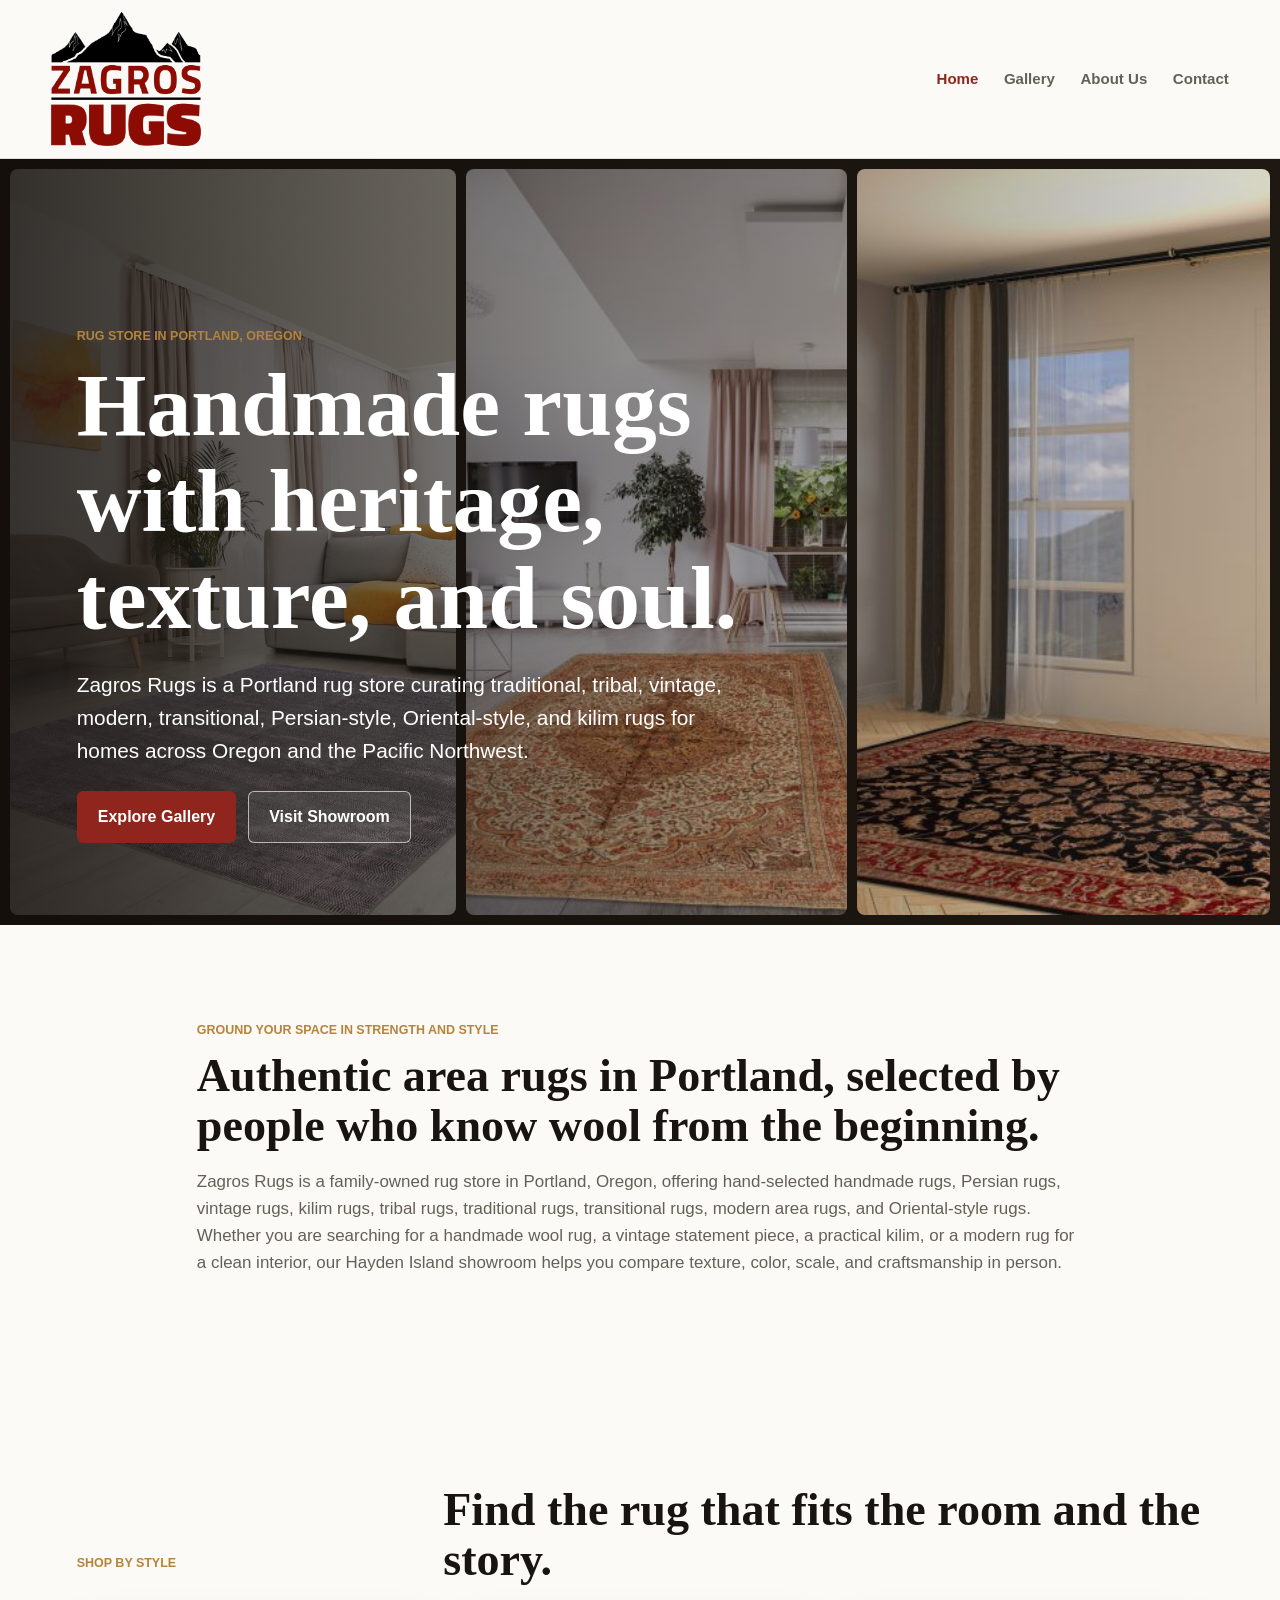
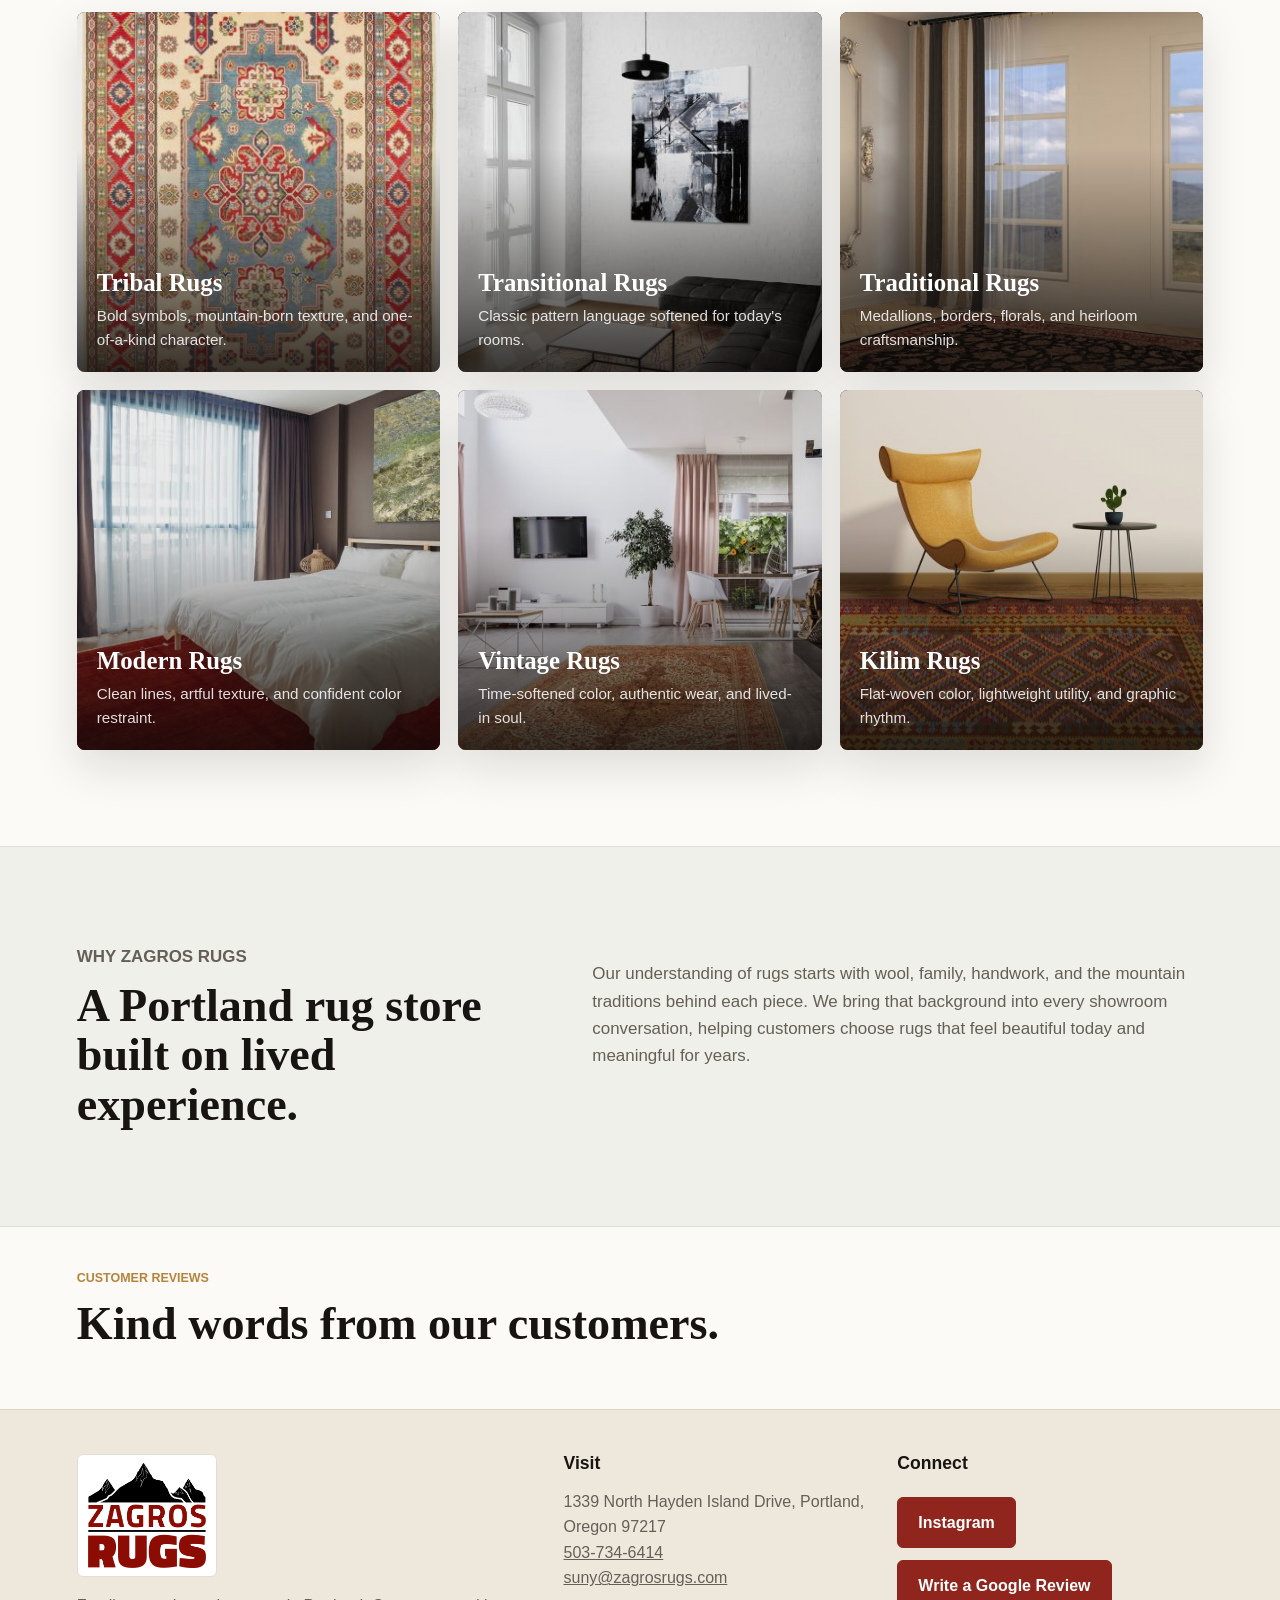
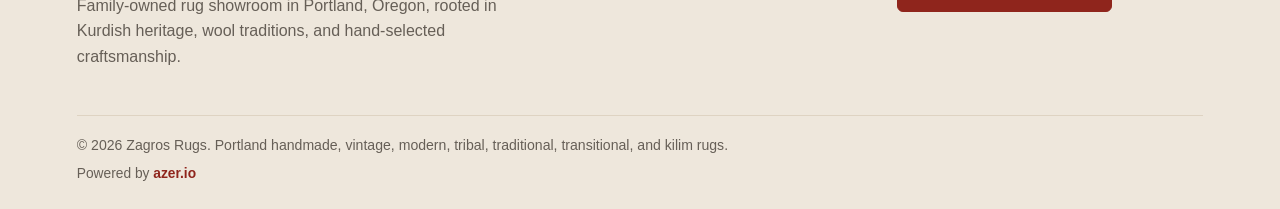
<file: index.html>
<!DOCTYPE html>
<html lang="en">
<head>
  <meta charset="utf-8">
  <meta name="viewport" content="width=device-width, initial-scale=1">
  <title>Zagros Rugs | Rug Store in Portland, Oregon</title>
  <meta name="description" content="Zagros Rugs is a rug store in Portland, Oregon for handmade rugs, Persian rugs, vintage rugs, kilims, tribal rugs, traditional rugs, and modern area rugs.">
  <link rel="canonical" href="https://zagrosrugs.com/">
  <meta name="robots" content="index, follow">
  <meta property="og:type" content="website">
  <meta property="og:title" content="Zagros Rugs | Rug Store in Portland, Oregon">
  <meta property="og:description" content="Zagros Rugs is a rug store in Portland, Oregon for handmade rugs, Persian rugs, vintage rugs, kilims, tribal rugs, traditional rugs, and modern area rugs.">
  <meta property="og:image" content="https://zagrosrugs.com/assets/images/categories/modern/03-modern.jpg">
  <meta property="og:url" content="https://zagrosrugs.com/">
  <meta name="twitter:card" content="summary_large_image">
  <link rel="icon" type="image/png" sizes="32x32" href="./assets/images/favicon-32x32.png">
  <link rel="apple-touch-icon" sizes="180x180" href="./assets/images/apple-touch-icon.png">
  <meta name="facebook-domain-verification" content="keyab4zdj6oeciokxe1pvqd9a6w3pw" />
  <link rel="stylesheet" href="./assets/css/styles.css">
<script async src="https://www.googletagmanager.com/gtag/js?id=G-E211P9VECV"></script>
<script>
    window.dataLayer = window.dataLayer || [];
    function gtag() { dataLayer.push(arguments); }
    gtag('js', new Date());

    gtag('config', 'G-E211P9VECV');
</script>
</head>
<body>

<!-- Temporary sample change for reviewing the Codex Git workflow. -->

<header class="site-header">
  <a class="brand" href="./" aria-label="Zagros Rugs home">
    <img src="./assets/images/zagrosrugs_logo.png" alt="Zagros Rugs logo" width="170" height="80">
  </a>
  <button class="menu-toggle" type="button" aria-expanded="false" aria-controls="primary-nav" aria-label="Open menu">
    <span></span>
    <span></span>
    <span></span>
  </button>
  <nav id="primary-nav" class="site-nav" aria-label="Primary navigation">
    <a aria-current="page" href="./">Home</a>
    <a href="./gallery/">Gallery</a>
    <a href="./about/">About Us</a>
    <a href="./contact-us/">Contact</a>
  </nav>
</header>
<main>
  <section class="hero hero-home">
    <div class="hero-slides" aria-hidden="true">
      <img src="./assets/images/categories/modern/03-modern.jpg" alt="">
      <img src="./assets/images/categories/vintage/01-vintage.jpg" alt="">
      <img src="./assets/images/categories/traditional/01-traditional.jpg" alt="">
    </div>
    <div class="hero-content">
      <p class="eyebrow">Rug store in Portland, Oregon</p>
      <h1>Handmade rugs with heritage, texture, and soul.</h1>
      <p>Zagros Rugs is a Portland rug store curating traditional, tribal, vintage, modern, transitional, Persian-style, Oriental-style, and kilim rugs for homes across Oregon and the Pacific Northwest.</p>
      <div class="hero-actions">
        <a class="button" href="./gallery/">Explore Gallery</a>
        <a class="button button-ghost" href="./contact-us/">Visit Showroom</a>
      </div>
    </div>
  </section>
  <section class="seo-intro section narrow">
    <p class="eyebrow">Ground your space in strength and style</p>
    <h2>Authentic area rugs in Portland, selected by people who know wool from the beginning.</h2>
    <p>Zagros Rugs is a family-owned rug store in Portland, Oregon, offering hand-selected handmade rugs, Persian rugs, vintage rugs, kilim rugs, tribal rugs, traditional rugs, transitional rugs, modern area rugs, and Oriental-style rugs. Whether you are searching for a handmade wool rug, a vintage statement piece, a practical kilim, or a modern rug for a clean interior, our Hayden Island showroom helps you compare texture, color, scale, and craftsmanship in person.</p>
  </section>
  <section class="section">
    <div class="section-heading">
      <p class="eyebrow">Shop by style</p>
      <h2>Find the rug that fits the room and the story.</h2>
    </div>
    <div class="category-grid">
    <a class="category-card" href="./gallery/tribal/">
      <img src="./assets/images/categories/tribal/01-tribal.jpg" alt="handmade tribal wool rug with geometric patterns" loading="lazy">
      <span class="category-copy">
        <strong>Tribal Rugs</strong>
        <small>Bold symbols, mountain-born texture, and one-of-a-kind character.</small>
      </span>
    </a>
    <a class="category-card" href="./gallery/transitional/">
      <img src="./assets/images/categories/transitional/01-transitional.jpg" alt="transitional area rug with soft classic pattern" loading="lazy">
      <span class="category-copy">
        <strong>Transitional Rugs</strong>
        <small>Classic pattern language softened for today's rooms.</small>
      </span>
    </a>
    <a class="category-card" href="./gallery/traditional/">
      <img src="./assets/images/categories/traditional/01-traditional.jpg" alt="traditional handmade rug with medallion and border" loading="lazy">
      <span class="category-copy">
        <strong>Traditional Rugs</strong>
        <small>Medallions, borders, florals, and heirloom craftsmanship.</small>
      </span>
    </a>
    <a class="category-card" href="./gallery/modern/">
      <img src="./assets/images/categories/modern/01-modern.jpg" alt="modern area rug with contemporary abstract design" loading="lazy">
      <span class="category-copy">
        <strong>Modern Rugs</strong>
        <small>Clean lines, artful texture, and confident color restraint.</small>
      </span>
    </a>
    <a class="category-card" href="./gallery/vintage/">
      <img src="./assets/images/categories/vintage/01-vintage.jpg" alt="vintage hand-knotted rug with faded patina" loading="lazy">
      <span class="category-copy">
        <strong>Vintage Rugs</strong>
        <small>Time-softened color, authentic wear, and lived-in soul.</small>
      </span>
    </a>
    <a class="category-card" href="./gallery/kilims/">
      <img src="./assets/images/categories/kilims/01-kilims.jpg" alt="flat woven kilim rug with colorful geometric pattern" loading="lazy">
      <span class="category-copy">
        <strong>Kilim Rugs</strong>
        <small>Flat-woven color, lightweight utility, and graphic rhythm.</small>
      </span>
    </a></div>
  </section>
  <section class="section split-band">
    <div>
      <p class="eyebrow">Why Zagros Rugs</p>
      <h2>A Portland rug store built on lived experience.</h2>
    </div>
    <p>Our understanding of rugs starts with wool, family, handwork, and the mountain traditions behind each piece. We bring that background into every showroom conversation, helping customers choose rugs that feel beautiful today and meaningful for years.</p>
  </section>
  <section class="section reviews-section">
    <div class="section-heading">
      <div>
        <p class="eyebrow">Customer reviews</p>
        <h2>Kind words from our customers.</h2>
      </div>
    </div>
    <div class="sk-ww-google-reviews" data-embed-id="25716213"></div>
    <script src="https://widgets.sociablekit.com/google-reviews/widget.js" defer></script>
  </section>
</main>

<footer class="site-footer">
  <div class="footer-inner">
    <div>
      <img src="./assets/images/zagrosrugs_logo.png" alt="Zagros Rugs" class="footer-logo" width="150" height="70">
      <p>Family-owned rug showroom in Portland, Oregon, rooted in Kurdish heritage, wool traditions, and hand-selected craftsmanship.</p>
    </div>
    <div>
      <h2>Visit</h2>
      <p>1339 North Hayden Island Drive, Portland, Oregon 97217<br><a href="tel:+15037346414">503-734-6414</a><br><a href="mailto:suny@zagrosrugs.com">suny@zagrosrugs.com</a></p>
    </div>
    <div>
      <h2>Connect</h2>
      <div class="footer-actions">
        <a class="button button-light" href="https://www.instagram.com/zagrosrugs/" target="_blank" rel="noopener">Instagram</a>
        <a class="button button-light" href="https://search.google.com/local/writereview?placeid=ChIJq4hQoUeplVQRKfR4Ui4t_Cw" target="_blank" rel="noopener">Write a Google Review</a>
      </div>
    </div>
  </div>
  <p class="copyright">© 2026 Zagros Rugs. Portland handmade, vintage, modern, tribal, traditional, transitional, and kilim rugs.</p>
  <p class="powered-by">Powered by <a href="https://azer.io" target="_blank" rel="noopener">azer.io</a></p>
</footer>
<script type="application/ld+json">
{
  "@context": "https://schema.org",
  "@type": [
    "HomeGoodsStore",
    "Store"
  ],
  "@id": "https://zagrosrugs.com/#localbusiness",
  "name": "Zagros Rugs",
  "alternateName": "Zagros Rugs Portland",
  "description": "Zagros Rugs is a family-owned rug store in Portland, Oregon specializing in handmade rugs, Persian-style rugs, Oriental-style rugs, vintage rugs, kilims, tribal rugs, traditional rugs, transitional rugs, and modern area rugs.",
  "url": "https://zagrosrugs.com/",
  "image": [
    "https://zagrosrugs.com/assets/images/zagrosrugs_logo.png",
    "https://zagrosrugs.com/assets/images/categories/modern/03-modern.jpg",
    "https://zagrosrugs.com/assets/images/categories/vintage/01-vintage.jpg",
    "https://zagrosrugs.com/assets/images/categories/traditional/01-traditional.jpg"
  ],
  "logo": "https://zagrosrugs.com/assets/images/zagrosrugs_logo.png",
  "telephone": "+15037346414",
  "email": "suny@zagrosrugs.com",
  "priceRange": "$",
  "address": {
    "@type": "PostalAddress",
    "streetAddress": "1339 North Hayden Island Drive",
    "addressLocality": "Portland",
    "addressRegion": "OR",
    "postalCode": "97217",
    "addressCountry": "US"
  },
  "geo": {
    "@type": "GeoCoordinates",
    "latitude": 45.6136829,
    "longitude": -122.6807
  },
  "hasMap": "https://www.google.com/maps/search/?api=1&query=Zagros%20Rugs%20Portland%20Oregon&query_place_id=ChIJq4hQoUeplVQRKfR4Ui4t_Cw",
  "identifier": {
    "@type": "PropertyValue",
    "propertyID": "Google Place ID",
    "value": "ChIJq4hQoUeplVQRKfR4Ui4t_Cw"
  },
  "sameAs": [
    "https://www.instagram.com/zagrosrugs/"
  ],
  "areaServed": [
    {
      "@type": "City",
      "name": "Portland"
    },
    {
      "@type": "State",
      "name": "Oregon"
    },
    {
      "@type": "AdministrativeArea",
      "name": "Pacific Northwest"
    }
  ],
  "knowsAbout": [
    "Handmade rugs",
    "Persian rugs",
    "Oriental rugs",
    "Vintage rugs",
    "Kilim rugs",
    "Tribal rugs",
    "Traditional rugs",
    "Transitional rugs",
    "Modern area rugs",
    "Wool rugs"
  ]
}
</script>
<script src="./assets/js/site.js"></script>
</body>
</html>
</file>
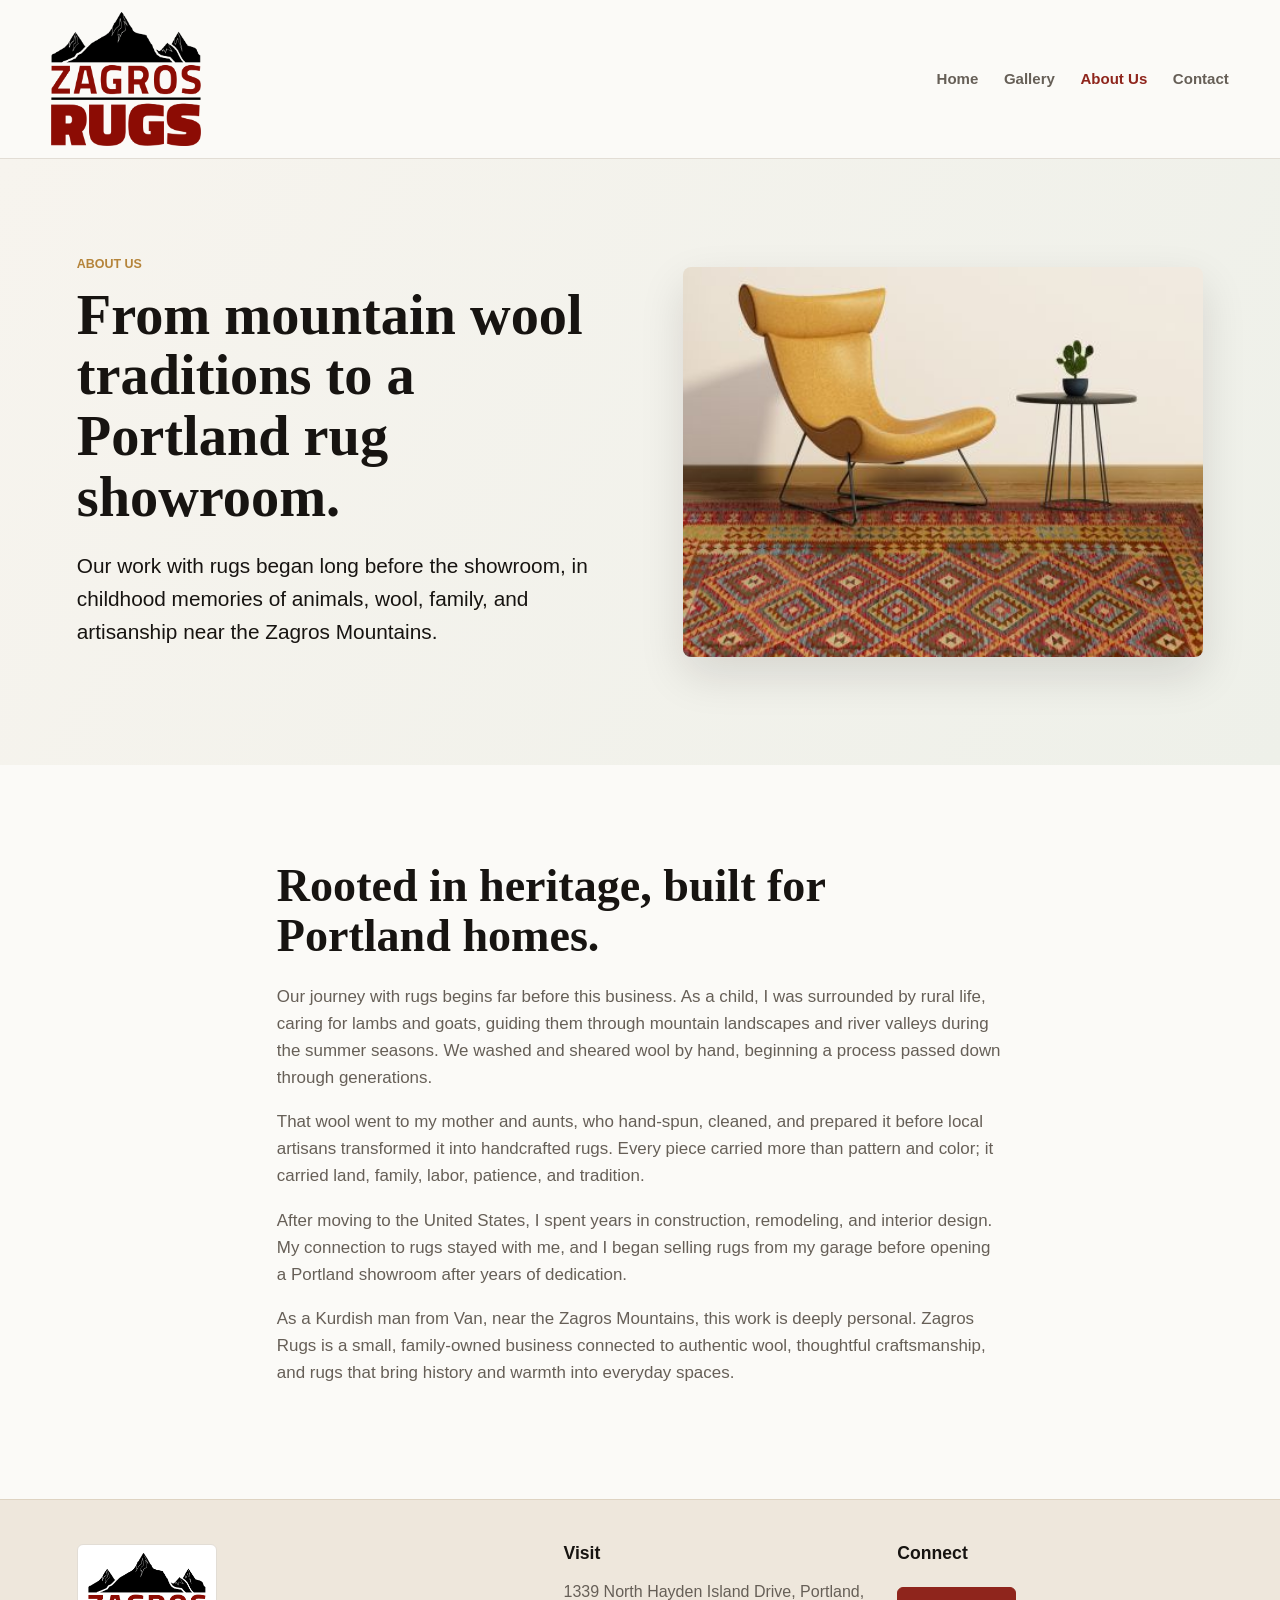
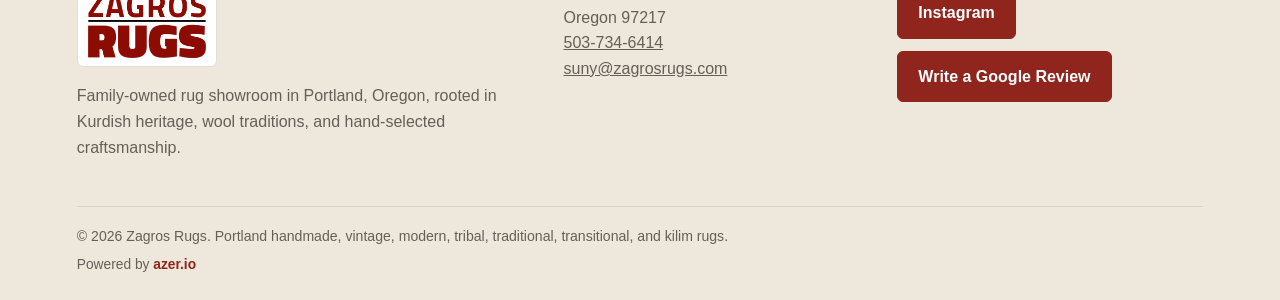
<file: about/index.html>
<!DOCTYPE html>
<html lang="en">
<head>
  <meta charset="utf-8">
  <meta name="viewport" content="width=device-width, initial-scale=1">
  <title>About Zagros Rugs | Family-Owned Rug Store in Portland</title>
  <meta name="description" content="Learn the story of Zagros Rugs, a family-owned Portland rug store shaped by Kurdish heritage, wool traditions, craftsmanship, and years of interior design experience.">
  <link rel="canonical" href="https://zagrosrugs.com/about/">
  <meta name="robots" content="index, follow">
  <meta property="og:type" content="website">
  <meta property="og:title" content="About Zagros Rugs | Family-Owned Rug Store in Portland">
  <meta property="og:description" content="Learn the story of Zagros Rugs, a family-owned Portland rug store shaped by Kurdish heritage, wool traditions, craftsmanship, and years of interior design experience.">
  <meta property="og:image" content="https://zagrosrugs.com/assets/images/categories/kilims/01-kilims.jpg">
  <meta property="og:url" content="https://zagrosrugs.com/about/">
  <meta name="twitter:card" content="summary_large_image">
  <link rel="icon" type="image/png" sizes="32x32" href="../assets/images/favicon-32x32.png">
  <link rel="apple-touch-icon" sizes="180x180" href="../assets/images/apple-touch-icon.png">
  <link rel="stylesheet" href="../assets/css/styles.css">
  
  <script async src="https://www.googletagmanager.com/gtag/js?id=G-E211P9VECV"></script>
  <script>
    window.dataLayer = window.dataLayer || [];
    function gtag() { dataLayer.push(arguments); }
    gtag('js', new Date());

    gtag('config', 'G-E211P9VECV');
  </script>
</head>
<body>

<header class="site-header">
  <a class="brand" href="../" aria-label="Zagros Rugs home">
    <img src="../assets/images/zagrosrugs_logo.png" alt="Zagros Rugs logo" width="170" height="80">
  </a>
  <button class="menu-toggle" type="button" aria-expanded="false" aria-controls="primary-nav" aria-label="Open menu">
    <span></span>
    <span></span>
    <span></span>
  </button>
  <nav id="primary-nav" class="site-nav" aria-label="Primary navigation">
    <a href="../">Home</a>
    <a href="../gallery/">Gallery</a>
    <a aria-current="page" href="../about/">About Us</a>
    <a href="../contact-us/">Contact</a>
  </nav>
</header>
<main>
  <section class="page-hero story-hero">
    <div>
      <p class="eyebrow">About us</p>
      <h1>From mountain wool traditions to a Portland rug showroom.</h1>
      <p>Our work with rugs began long before the showroom, in childhood memories of animals, wool, family, and artisanship near the Zagros Mountains.</p>
    </div>
    <img src="../assets/images/categories/kilims/01-kilims.jpg" alt="handwoven rug detail at Zagros Rugs">
  </section>
  <section class="section prose">
    <h2>Rooted in heritage, built for Portland homes.</h2>
    <p>Our journey with rugs begins far before this business. As a child, I was surrounded by rural life, caring for lambs and goats, guiding them through mountain landscapes and river valleys during the summer seasons. We washed and sheared wool by hand, beginning a process passed down through generations.</p>
    <p>That wool went to my mother and aunts, who hand-spun, cleaned, and prepared it before local artisans transformed it into handcrafted rugs. Every piece carried more than pattern and color; it carried land, family, labor, patience, and tradition.</p>
    <p>After moving to the United States, I spent years in construction, remodeling, and interior design. My connection to rugs stayed with me, and I began selling rugs from my garage before opening a Portland showroom after years of dedication.</p>
    <p>As a Kurdish man from Van, near the Zagros Mountains, this work is deeply personal. Zagros Rugs is a small, family-owned business connected to authentic wool, thoughtful craftsmanship, and rugs that bring history and warmth into everyday spaces.</p>
  </section>
</main>

<footer class="site-footer">
  <div class="footer-inner">
    <div>
      <img src="../assets/images/zagrosrugs_logo.png" alt="Zagros Rugs" class="footer-logo" width="150" height="70">
      <p>Family-owned rug showroom in Portland, Oregon, rooted in Kurdish heritage, wool traditions, and hand-selected craftsmanship.</p>
    </div>
    <div>
      <h2>Visit</h2>
      <p>1339 North Hayden Island Drive, Portland, Oregon 97217<br><a href="tel:+15037346414">503-734-6414</a><br><a href="mailto:suny@zagrosrugs.com">suny@zagrosrugs.com</a></p>
    </div>
    <div>
      <h2>Connect</h2>
      <div class="footer-actions">
        <a class="button button-light" href="https://www.instagram.com/zagrosrugs/" target="_blank" rel="noopener">Instagram</a>
        <a class="button button-light" href="https://search.google.com/local/writereview?placeid=ChIJq4hQoUeplVQRKfR4Ui4t_Cw" target="_blank" rel="noopener">Write a Google Review</a>
      </div>
    </div>
  </div>
  <p class="copyright">© 2026 Zagros Rugs. Portland handmade, vintage, modern, tribal, traditional, transitional, and kilim rugs.</p>
  <p class="powered-by">Powered by <a href="https://azer.io" target="_blank" rel="noopener">azer.io</a></p>
</footer>
<script src="../assets/js/site.js"></script>
</body>
</html>
</file>
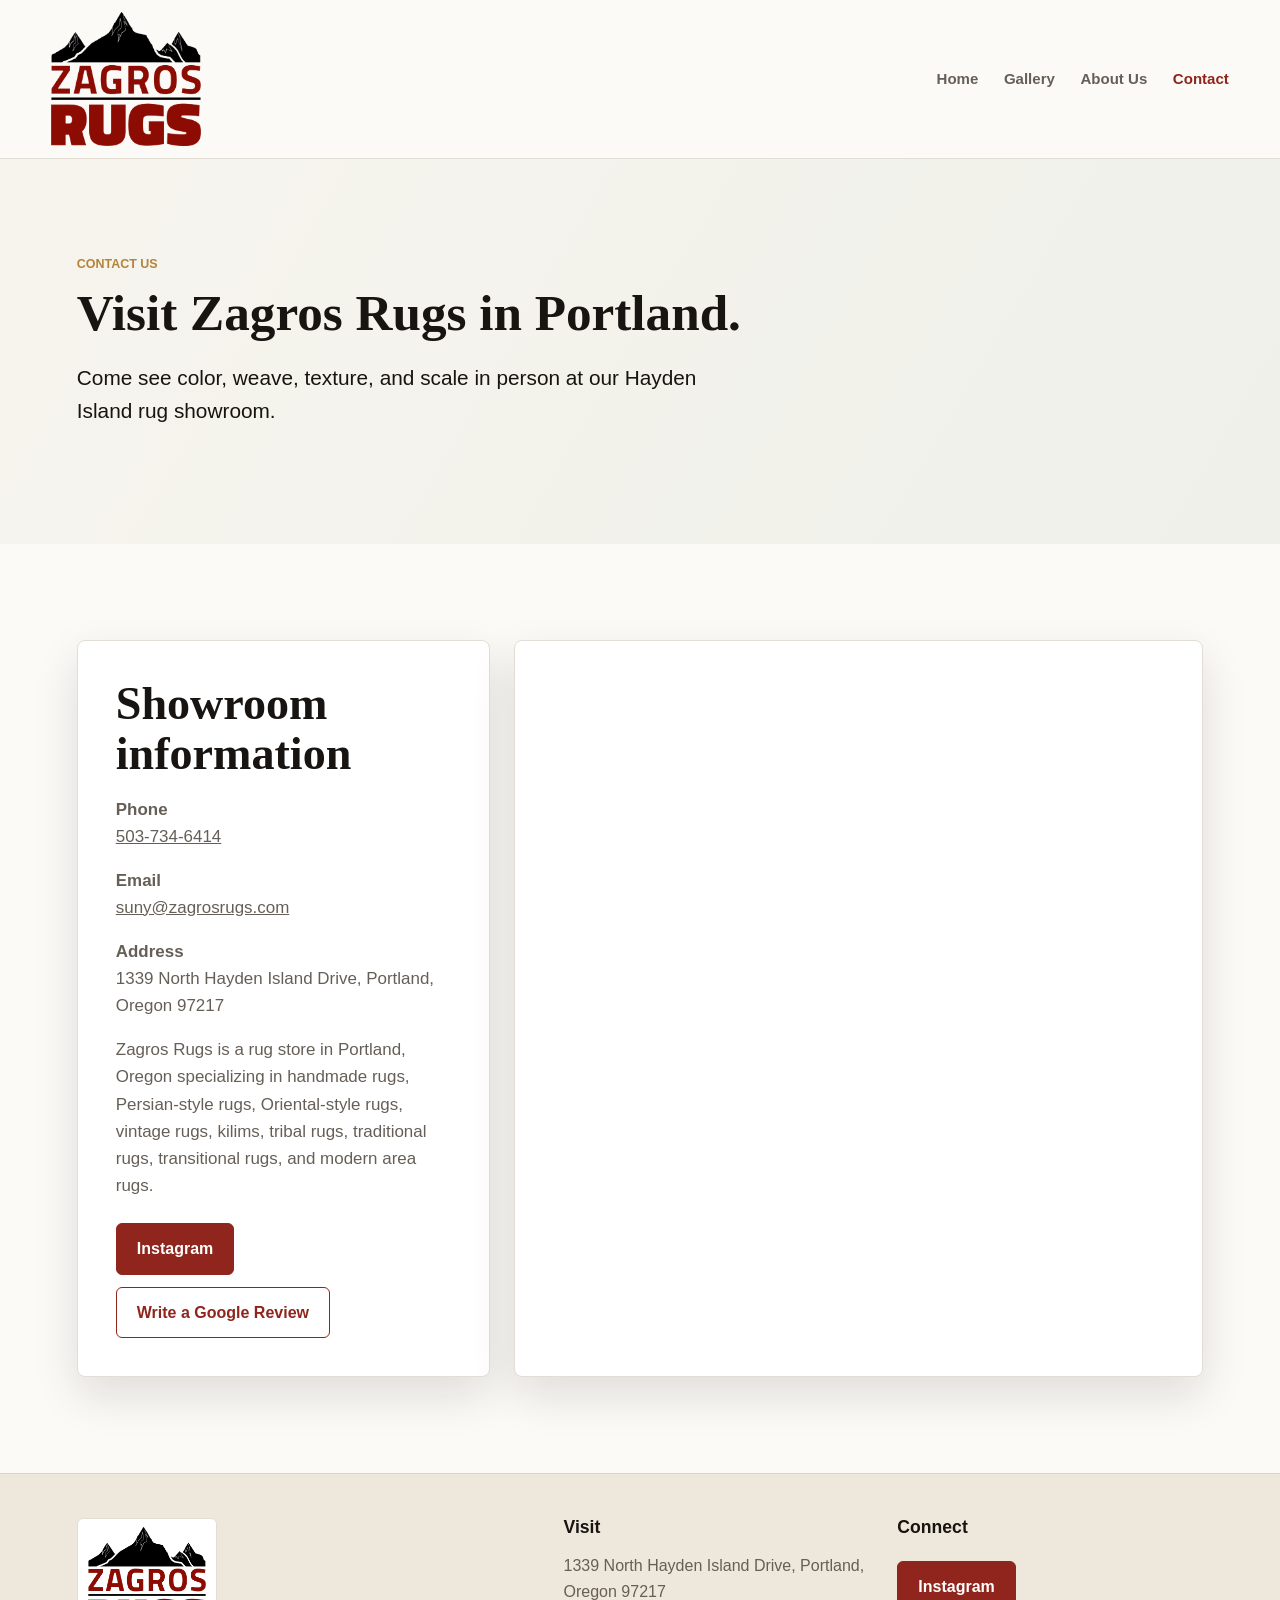
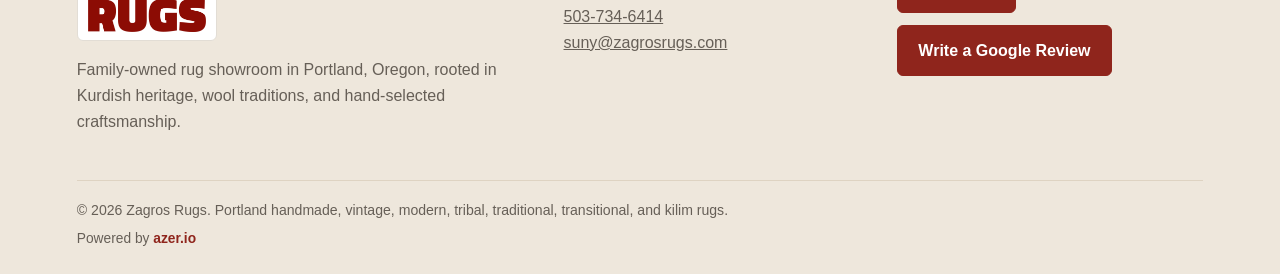
<file: contact-us/index.html>
<!DOCTYPE html>
<html lang="en">
<head>
  <meta charset="utf-8">
  <meta name="viewport" content="width=device-width, initial-scale=1">
  <title>Contact Zagros Rugs | Rug Store in Portland, Oregon</title>
  <meta name="description" content="Contact Zagros Rugs, a rug store in Portland, Oregon for handmade rugs, Persian rugs, vintage rugs, kilims, tribal rugs, traditional rugs, and modern area rugs.">
  <link rel="canonical" href="https://zagrosrugs.com/contact-us/">
  <meta name="robots" content="index, follow">
  <meta property="og:type" content="website">
  <meta property="og:title" content="Contact Zagros Rugs | Rug Store in Portland, Oregon">
  <meta property="og:description" content="Contact Zagros Rugs, a rug store in Portland, Oregon for handmade rugs, Persian rugs, vintage rugs, kilims, tribal rugs, traditional rugs, and modern area rugs.">
  <meta property="og:image" content="https://zagrosrugs.com/assets/images/categories/vintage/01-vintage.jpg">
  <meta property="og:url" content="https://zagrosrugs.com/contact-us/">
  <meta name="twitter:card" content="summary_large_image">
  <link rel="icon" type="image/png" sizes="32x32" href="../assets/images/favicon-32x32.png">
  <link rel="apple-touch-icon" sizes="180x180" href="../assets/images/apple-touch-icon.png">
  <link rel="stylesheet" href="../assets/css/styles.css">

  <script async src="https://www.googletagmanager.com/gtag/js?id=G-E211P9VECV"></script>
  <script>
    window.dataLayer = window.dataLayer || [];
    function gtag() { dataLayer.push(arguments); }
    gtag('js', new Date());

    gtag('config', 'G-E211P9VECV');
  </script>
</head>
<body>

<header class="site-header">
  <a class="brand" href="../" aria-label="Zagros Rugs home">
    <img src="../assets/images/zagrosrugs_logo.png" alt="Zagros Rugs logo" width="170" height="80">
  </a>
  <button class="menu-toggle" type="button" aria-expanded="false" aria-controls="primary-nav" aria-label="Open menu">
    <span></span>
    <span></span>
    <span></span>
  </button>
  <nav id="primary-nav" class="site-nav" aria-label="Primary navigation">
    <a href="../">Home</a>
    <a href="../gallery/">Gallery</a>
    <a href="../about/">About Us</a>
    <a aria-current="page" href="../contact-us/">Contact</a>
  </nav>
</header>
<main>
  <section class="page-hero compact-hero">
    <p class="eyebrow">Contact us</p>
    <h1>Visit Zagros Rugs in Portland.</h1>
    <p>Come see color, weave, texture, and scale in person at our Hayden Island rug showroom.</p>
  </section>
  <section class="section contact-layout">
    <div class="contact-panel">
      <h2>Showroom information</h2>
      <p><strong>Phone</strong><br><a href="tel:+15037346414">503-734-6414</a></p>
      <p><strong>Email</strong><br><a href="mailto:suny@zagrosrugs.com">suny@zagrosrugs.com</a></p>
      <p><strong>Address</strong><br>1339 North Hayden Island Drive, Portland, Oregon 97217</p>
      <p>Zagros Rugs is a rug store in Portland, Oregon specializing in handmade rugs, Persian-style rugs, Oriental-style rugs, vintage rugs, kilims, tribal rugs, traditional rugs, transitional rugs, and modern area rugs.</p>
      <div class="contact-actions">
        <a class="button" href="https://www.instagram.com/zagrosrugs/" target="_blank" rel="noopener">Instagram</a>
        <a class="button button-ghost dark" href="https://search.google.com/local/writereview?placeid=ChIJq4hQoUeplVQRKfR4Ui4t_Cw" target="_blank" rel="noopener">Write a Google Review</a>
      </div>
    </div>
    <div class="map-wrap" aria-label="Map to Zagros Rugs showroom">
      <iframe title="Zagros Rugs map" src="https://www.google.com/maps?q=1339%20North%20Hayden%20Island%20Drive%20Portland%20Oregon%2097217&output=embed" loading="lazy" referrerpolicy="no-referrer-when-downgrade"></iframe>
    </div>
  </section>
</main>

<footer class="site-footer">
  <div class="footer-inner">
    <div>
      <img src="../assets/images/zagrosrugs_logo.png" alt="Zagros Rugs" class="footer-logo" width="150" height="70">
      <p>Family-owned rug showroom in Portland, Oregon, rooted in Kurdish heritage, wool traditions, and hand-selected craftsmanship.</p>
    </div>
    <div>
      <h2>Visit</h2>
      <p>1339 North Hayden Island Drive, Portland, Oregon 97217<br><a href="tel:+15037346414">503-734-6414</a><br><a href="mailto:suny@zagrosrugs.com">suny@zagrosrugs.com</a></p>
    </div>
    <div>
      <h2>Connect</h2>
      <div class="footer-actions">
        <a class="button button-light" href="https://www.instagram.com/zagrosrugs/" target="_blank" rel="noopener">Instagram</a>
        <a class="button button-light" href="https://search.google.com/local/writereview?placeid=ChIJq4hQoUeplVQRKfR4Ui4t_Cw" target="_blank" rel="noopener">Write a Google Review</a>
      </div>
    </div>
  </div>
  <p class="copyright">© 2026 Zagros Rugs. Portland handmade, vintage, modern, tribal, traditional, transitional, and kilim rugs.</p>
  <p class="powered-by">Powered by <a href="https://azer.io" target="_blank" rel="noopener">azer.io</a></p>
</footer>
<script type="application/ld+json">
{
  "@context": "https://schema.org",
  "@type": [
    "HomeGoodsStore",
    "Store"
  ],
  "@id": "https://zagrosrugs.com/#localbusiness",
  "name": "Zagros Rugs",
  "alternateName": "Zagros Rugs Portland",
  "description": "Zagros Rugs is a family-owned rug store in Portland, Oregon specializing in handmade rugs, Persian-style rugs, Oriental-style rugs, vintage rugs, kilims, tribal rugs, traditional rugs, transitional rugs, and modern area rugs.",
  "url": "https://zagrosrugs.com/",
  "image": [
    "https://zagrosrugs.com/assets/images/zagrosrugs_logo.png",
    "https://zagrosrugs.com/assets/images/categories/modern/03-modern.jpg",
    "https://zagrosrugs.com/assets/images/categories/vintage/01-vintage.jpg",
    "https://zagrosrugs.com/assets/images/categories/traditional/01-traditional.jpg"
  ],
  "logo": "https://zagrosrugs.com/assets/images/zagrosrugs_logo.png",
  "telephone": "+15037346414",
  "email": "suny@zagrosrugs.com",
  "priceRange": "$",
  "address": {
    "@type": "PostalAddress",
    "streetAddress": "1339 North Hayden Island Drive",
    "addressLocality": "Portland",
    "addressRegion": "OR",
    "postalCode": "97217",
    "addressCountry": "US"
  },
  "geo": {
    "@type": "GeoCoordinates",
    "latitude": 45.6136829,
    "longitude": -122.6807
  },
  "hasMap": "https://www.google.com/maps/search/?api=1&query=Zagros%20Rugs%20Portland%20Oregon&query_place_id=ChIJq4hQoUeplVQRKfR4Ui4t_Cw",
  "identifier": {
    "@type": "PropertyValue",
    "propertyID": "Google Place ID",
    "value": "ChIJq4hQoUeplVQRKfR4Ui4t_Cw"
  },
  "sameAs": [
    "https://www.instagram.com/zagrosrugs/"
  ],
  "areaServed": [
    {
      "@type": "City",
      "name": "Portland"
    },
    {
      "@type": "State",
      "name": "Oregon"
    },
    {
      "@type": "AdministrativeArea",
      "name": "Pacific Northwest"
    }
  ],
  "knowsAbout": [
    "Handmade rugs",
    "Persian rugs",
    "Oriental rugs",
    "Vintage rugs",
    "Kilim rugs",
    "Tribal rugs",
    "Traditional rugs",
    "Transitional rugs",
    "Modern area rugs",
    "Wool rugs"
  ]
}
</script>
<script src="../assets/js/site.js"></script>
</body>
</html>
</file>
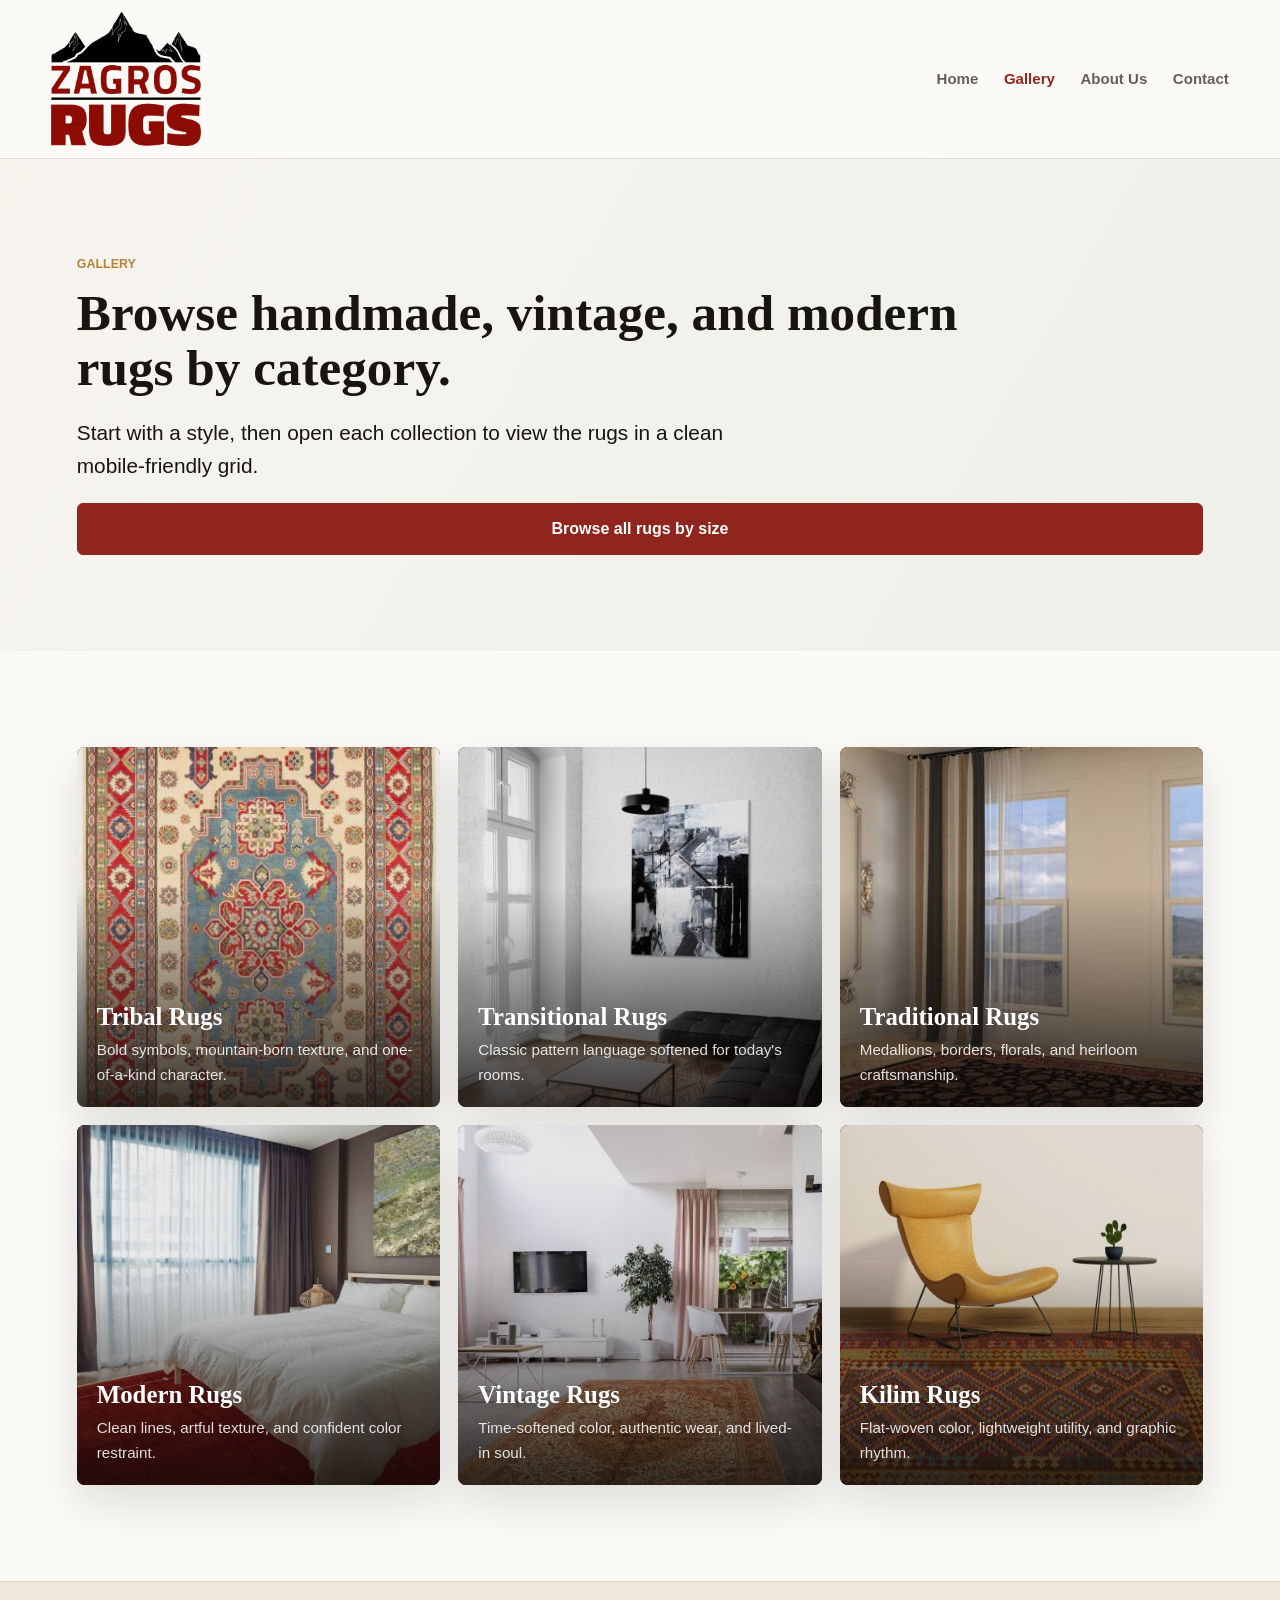
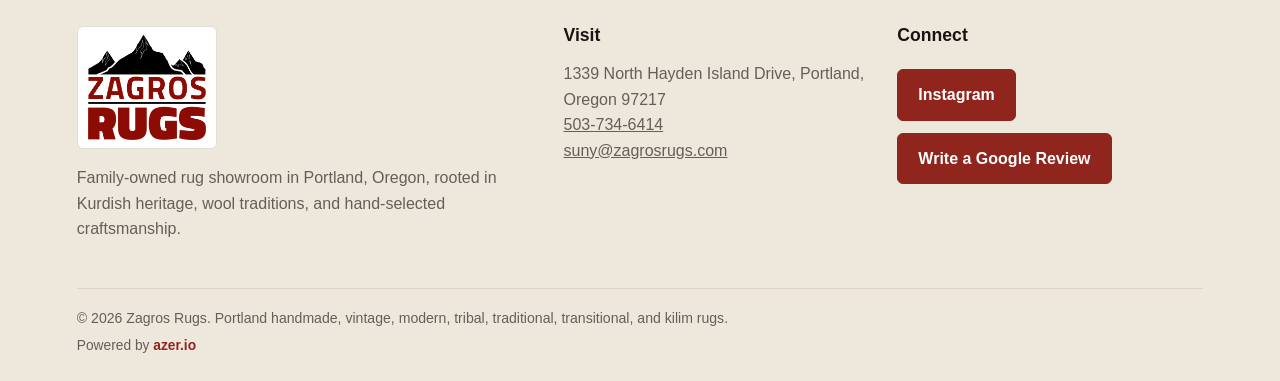
<file: gallery/index.html>
<!DOCTYPE html>
<html lang="en">
<head>
  <meta charset="utf-8">
  <meta name="viewport" content="width=device-width, initial-scale=1">
  <title>Rug Gallery | Zagros Rugs Portland</title>
  <meta name="description" content="Browse the Zagros Rugs gallery by category, including tribal, transitional, traditional, modern, vintage, and kilim rugs available through our Portland showroom.">
  <link rel="canonical" href="https://zagrosrugs.com/gallery/">
  <meta name="robots" content="index, follow">
  <meta property="og:type" content="website">
  <meta property="og:title" content="Rug Gallery | Zagros Rugs Portland">
  <meta property="og:description" content="Browse the Zagros Rugs gallery by category, including tribal, transitional, traditional, modern, vintage, and kilim rugs available through our Portland showroom.">
  <meta property="og:image" content="https://zagrosrugs.com/assets/images/categories/modern/01-modern.jpg">
  <meta property="og:url" content="https://zagrosrugs.com/gallery/">
  <meta name="twitter:card" content="summary_large_image">
  <link rel="icon" type="image/png" sizes="32x32" href="../assets/images/favicon-32x32.png">
  <link rel="apple-touch-icon" sizes="180x180" href="../assets/images/apple-touch-icon.png">
  <link rel="stylesheet" href="../assets/css/styles.css">
<script async src="https://www.googletagmanager.com/gtag/js?id=G-E211P9VECV"></script>
<script>
    window.dataLayer = window.dataLayer || [];
    function gtag() { dataLayer.push(arguments); }
    gtag('js', new Date());

    gtag('config', 'G-E211P9VECV');
</script>
</head>
<body>

<header class="site-header">
  <a class="brand" href="../" aria-label="Zagros Rugs home">
    <img src="../assets/images/zagrosrugs_logo.png" alt="Zagros Rugs logo" width="170" height="80">
  </a>
  <button class="menu-toggle" type="button" aria-expanded="false" aria-controls="primary-nav" aria-label="Open menu">
    <span></span>
    <span></span>
    <span></span>
  </button>
  <nav id="primary-nav" class="site-nav" aria-label="Primary navigation">
    <a href="../">Home</a>
    <a aria-current="page" href="../gallery/">Gallery</a>
    <a href="../about/">About Us</a>
    <a href="../contact-us/">Contact</a>
  </nav>
</header>
<main>
  <section class="page-hero compact-hero">
    <p class="eyebrow">Gallery</p>
    <h1>Browse handmade, vintage, and modern rugs by category.</h1>
    <p>Start with a style, then open each collection to view the rugs in a clean mobile-friendly grid.</p>
    <a class="button" href="by-size/">Browse all rugs by size</a>
  </section>
  <section class="section">
    <div class="category-grid">
    <a class="category-card" href="../gallery/tribal/">
      <img src="../assets/images/categories/tribal/01-tribal.jpg" alt="handmade tribal wool rug with geometric patterns" loading="lazy">
      <span class="category-copy">
        <strong>Tribal Rugs</strong>
        <small>Bold symbols, mountain-born texture, and one-of-a-kind character.</small>
      </span>
    </a>
    <a class="category-card" href="../gallery/transitional/">
      <img src="../assets/images/categories/transitional/01-transitional.jpg" alt="transitional area rug with soft classic pattern" loading="lazy">
      <span class="category-copy">
        <strong>Transitional Rugs</strong>
        <small>Classic pattern language softened for today's rooms.</small>
      </span>
    </a>
    <a class="category-card" href="../gallery/traditional/">
      <img src="../assets/images/categories/traditional/01-traditional.jpg" alt="traditional handmade rug with medallion and border" loading="lazy">
      <span class="category-copy">
        <strong>Traditional Rugs</strong>
        <small>Medallions, borders, florals, and heirloom craftsmanship.</small>
      </span>
    </a>
    <a class="category-card" href="../gallery/modern/">
      <img src="../assets/images/categories/modern/01-modern.jpg" alt="modern area rug with contemporary abstract design" loading="lazy">
      <span class="category-copy">
        <strong>Modern Rugs</strong>
        <small>Clean lines, artful texture, and confident color restraint.</small>
      </span>
    </a>
    <a class="category-card" href="../gallery/vintage/">
      <img src="../assets/images/categories/vintage/01-vintage.jpg" alt="vintage hand-knotted rug with faded patina" loading="lazy">
      <span class="category-copy">
        <strong>Vintage Rugs</strong>
        <small>Time-softened color, authentic wear, and lived-in soul.</small>
      </span>
    </a>
    <a class="category-card" href="../gallery/kilims/">
      <img src="../assets/images/categories/kilims/01-kilims.jpg" alt="flat woven kilim rug with colorful geometric pattern" loading="lazy">
      <span class="category-copy">
        <strong>Kilim Rugs</strong>
        <small>Flat-woven color, lightweight utility, and graphic rhythm.</small>
      </span>
    </a></div>
  </section>
</main>

<footer class="site-footer">
  <div class="footer-inner">
    <div>
      <img src="../assets/images/zagrosrugs_logo.png" alt="Zagros Rugs" class="footer-logo" width="150" height="70">
      <p>Family-owned rug showroom in Portland, Oregon, rooted in Kurdish heritage, wool traditions, and hand-selected craftsmanship.</p>
    </div>
    <div>
      <h2>Visit</h2>
      <p>1339 North Hayden Island Drive, Portland, Oregon 97217<br><a href="tel:+15037346414">503-734-6414</a><br><a href="mailto:suny@zagrosrugs.com">suny@zagrosrugs.com</a></p>
    </div>
    <div>
      <h2>Connect</h2>
      <div class="footer-actions">
        <a class="button button-light" href="https://www.instagram.com/zagrosrugs/" target="_blank" rel="noopener">Instagram</a>
        <a class="button button-light" href="https://search.google.com/local/writereview?placeid=ChIJq4hQoUeplVQRKfR4Ui4t_Cw" target="_blank" rel="noopener">Write a Google Review</a>
      </div>
    </div>
  </div>
  <p class="copyright">© 2026 Zagros Rugs. Portland handmade, vintage, modern, tribal, traditional, transitional, and kilim rugs.</p>
  <p class="powered-by">Powered by <a href="https://azer.io" target="_blank" rel="noopener">azer.io</a></p>
</footer>
<script src="../assets/js/site.js"></script>
</body>
</html>
</file>
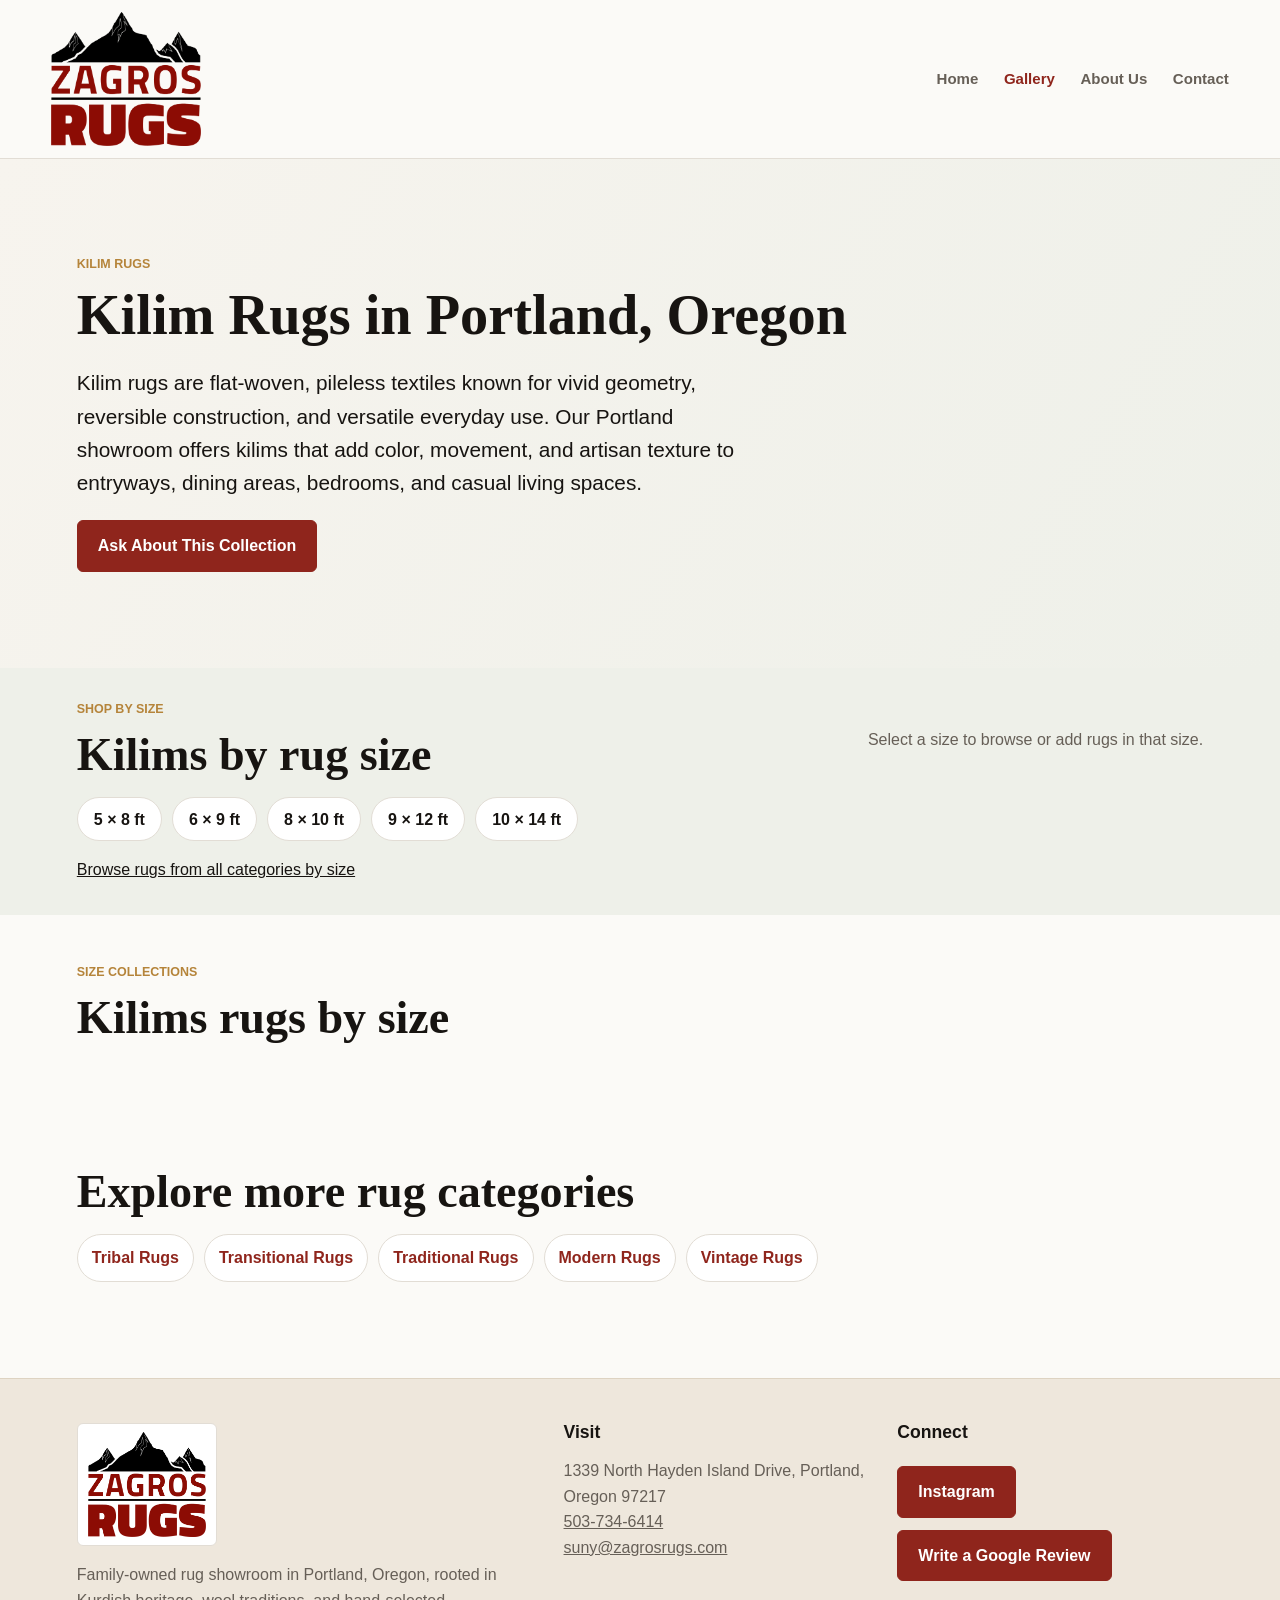
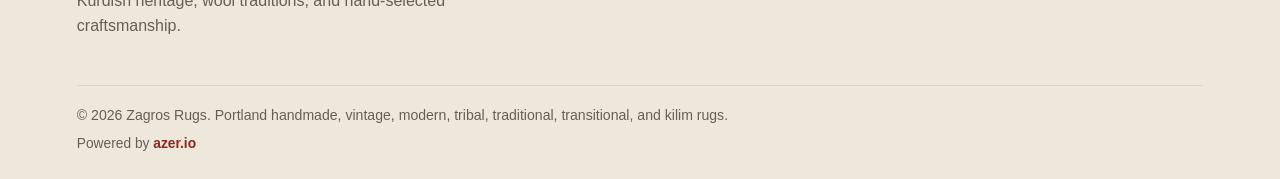
<file: gallery/kilims/index.html>
<!DOCTYPE html>
<html lang="en">
<head>
  <meta charset="utf-8">
  <meta name="viewport" content="width=device-width, initial-scale=1">
  <title>Kilim Rugs in Portland | Zagros Rugs</title>
  <meta name="description" content="Shop kilim rugs in Portland at Zagros Rugs. Browse flat-woven wool kilims with geometric patterns, lightweight construction, and authentic artisan texture.">
  <link rel="canonical" href="https://zagrosrugs.com/gallery/kilims/">
  <meta name="robots" content="index, follow">
  <meta property="og:type" content="website">
  <meta property="og:title" content="Kilim Rugs in Portland | Zagros Rugs">
  <meta property="og:description" content="Shop kilim rugs in Portland at Zagros Rugs. Browse flat-woven wool kilims with geometric patterns, lightweight construction, and authentic artisan texture.">
  <meta property="og:image" content="https://zagrosrugs.com/assets/images/categories/kilims/01-kilims.jpg">
  <meta property="og:url" content="https://zagrosrugs.com/gallery/kilims/">
  <meta name="twitter:card" content="summary_large_image">
  <link rel="icon" type="image/png" sizes="32x32" href="../../assets/images/favicon-32x32.png">
  <link rel="apple-touch-icon" sizes="180x180" href="../../assets/images/apple-touch-icon.png">
  <link rel="stylesheet" href="../../assets/css/styles.css">
  <script async src="https://www.googletagmanager.com/gtag/js?id=G-E211P9VECV"></script>
  <script>
    window.dataLayer = window.dataLayer || [];
    function gtag() { dataLayer.push(arguments); }
    gtag('js', new Date());

    gtag('config', 'G-E211P9VECV');
  </script>
</head>
<body>

<header class="site-header">
  <a class="brand" href="../../" aria-label="Zagros Rugs home">
    <img src="../../assets/images/zagrosrugs_logo.png" alt="Zagros Rugs logo" width="170" height="80">
  </a>
  <button class="menu-toggle" type="button" aria-expanded="false" aria-controls="primary-nav" aria-label="Open menu">
    <span></span>
    <span></span>
    <span></span>
  </button>
  <nav id="primary-nav" class="site-nav" aria-label="Primary navigation">
    <a href="../../">Home</a>
    <a aria-current="page" href="../../gallery/">Gallery</a>
    <a href="../../about/">About Us</a>
    <a href="../../contact-us/">Contact</a>
  </nav>
</header>
<main>
  <section class="page-hero category-hero size-category-hero">
    <div>
      <p class="eyebrow">Kilim Rugs</p>
      <h1>Kilim Rugs in Portland, Oregon</h1>
      <p>Kilim rugs are flat-woven, pileless textiles known for vivid geometry, reversible construction, and versatile everyday use. Our Portland showroom offers kilims that add color, movement, and artisan texture to entryways, dining areas, bedrooms, and casual living spaces.</p>
      <a class="button" href="../../contact-us/">Ask About This Collection</a>
    </div>
  </section>
  <section class="section size-browser" aria-labelledby="size-browser-title">
    <div class="section-heading">
      <div>
        <p class="eyebrow">Shop by size</p>
        <h2 id="size-browser-title">Kilims by rug size</h2>
      </div>
      <p>Select a size to browse or add rugs in that size.</p>
    </div>
    <nav class="size-links" aria-label="Kilims rug sizes"><a href="#size-5x8">5 × 8 ft</a><a href="#size-6x9">6 × 9 ft</a><a href="#size-8x10">8 × 10 ft</a><a href="#size-9x12">9 × 12 ft</a><a href="#size-10x14">10 × 14 ft</a></nav>
    <p class="size-browser-all"><a href="../by-size/">Browse rugs from all categories by size</a></p>
  </section>
  <section class="section size-groups" aria-label="Kilims rugs by size">
    <div class="section-heading">
      <div>
        <p class="eyebrow">Size collections</p>
        <h2>Kilims rugs by size</h2>
      </div>
    </div>
    <section class="size-group" id="size-5x8" aria-labelledby="heading-kilims-5x8">
      <h3 id="heading-kilims-5x8">Kilims rugs · 5 × 8 ft</h3>
      <p class="size-empty">No 5 × 8 ft rugs have been added to this collection yet.</p>
      <!-- Add rug cards for this category and size inside this section. -->
    </section>
    <section class="size-group" id="size-6x9" aria-labelledby="heading-kilims-6x9">
      <h3 id="heading-kilims-6x9">Kilims rugs · 6 × 9 ft</h3>
      <p class="size-empty">No 6 × 9 ft rugs have been added to this collection yet.</p>
      <!-- Add rug cards for this category and size inside this section. -->
    </section>
    <section class="size-group" id="size-8x10" aria-labelledby="heading-kilims-8x10">
      <h3 id="heading-kilims-8x10">Kilims rugs · 8 × 10 ft</h3>
      <p class="size-empty">No 8 × 10 ft rugs have been added to this collection yet.</p>
      <!-- Add rug cards for this category and size inside this section. -->
    </section>
    <section class="size-group" id="size-9x12" aria-labelledby="heading-kilims-9x12">
      <h3 id="heading-kilims-9x12">Kilims rugs · 9 × 12 ft</h3>
      <p class="size-empty">No 9 × 12 ft rugs have been added to this collection yet.</p>
      <!-- Add rug cards for this category and size inside this section. -->
    </section>
    <section class="size-group" id="size-10x14" aria-labelledby="heading-kilims-10x14">
      <h3 id="heading-kilims-10x14">Kilims rugs · 10 × 14 ft</h3>
      <p class="size-empty">No 10 × 14 ft rugs have been added to this collection yet.</p>
      <!-- Add rug cards for this category and size inside this section. -->
    </section>
  </section>
  <section class="section cross-links">
    <h2>Explore more rug categories</h2>
    <div class="pill-links"><a href="../../gallery/tribal/">Tribal Rugs</a><a href="../../gallery/transitional/">Transitional Rugs</a><a href="../../gallery/traditional/">Traditional Rugs</a><a href="../../gallery/modern/">Modern Rugs</a><a href="../../gallery/vintage/">Vintage Rugs</a></div>
  </section>
</main>

<footer class="site-footer">
  <div class="footer-inner">
    <div>
      <img src="../../assets/images/zagrosrugs_logo.png" alt="Zagros Rugs" class="footer-logo" width="150" height="70">
      <p>Family-owned rug showroom in Portland, Oregon, rooted in Kurdish heritage, wool traditions, and hand-selected craftsmanship.</p>
    </div>
    <div>
      <h2>Visit</h2>
      <p>1339 North Hayden Island Drive, Portland, Oregon 97217<br><a href="tel:+15037346414">503-734-6414</a><br><a href="mailto:suny@zagrosrugs.com">suny@zagrosrugs.com</a></p>
    </div>
    <div>
      <h2>Connect</h2>
      <div class="footer-actions">
        <a class="button button-light" href="https://www.instagram.com/zagrosrugs/" target="_blank" rel="noopener">Instagram</a>
        <a class="button button-light" href="https://search.google.com/local/writereview?placeid=ChIJq4hQoUeplVQRKfR4Ui4t_Cw" target="_blank" rel="noopener">Write a Google Review</a>
      </div>
    </div>
  </div>
  <p class="copyright">© 2026 Zagros Rugs. Portland handmade, vintage, modern, tribal, traditional, transitional, and kilim rugs.</p>
  <p class="powered-by">Powered by <a href="https://azer.io" target="_blank" rel="noopener">azer.io</a></p>
</footer>
<script src="../../assets/js/site.js"></script>
</body>
</html>
</file>
<file: assets/css/styles.css>
:root {
  --ink: #171411;
  --muted: #665f57;
  --paper: #fbfaf7;
  --surface: #ffffff;
  --line: #e2ddd5;
  --red: #8f251c;
  --red-dark: #63180f;
  --moss: #63715a;
  --gold: #b5843a;
  --shadow: 0 18px 45px rgba(23, 20, 17, 0.12);
}
* { box-sizing: border-box; }
html { scroll-behavior: smooth; }
body {
  margin: 0;
  color: var(--ink);
  background: var(--paper);
  font-family: Arial, Helvetica, sans-serif;
  line-height: 1.6;
}
img { max-width: 100%; display: block; }
a { color: inherit; }
.site-header {
  position: sticky;
  top: 0;
  z-index: 20;
  display: flex;
  align-items: center;
  justify-content: space-between;
  gap: 24px;
  padding: 12px clamp(18px, 4vw, 56px);
  background: rgba(251, 250, 247, 0.94);
  border-bottom: 1px solid var(--line);
  backdrop-filter: blur(14px);
}
.brand img { width: 150px; height: auto; }
.menu-toggle {
  display: none;
  width: 44px;
  height: 44px;
  align-items: center;
  justify-content: center;
  flex-direction: column;
  gap: 5px;
  border: 1px solid var(--line);
  border-radius: 6px;
  background: var(--surface);
  cursor: pointer;
}
.menu-toggle span {
  width: 20px;
  height: 2px;
  background: var(--ink);
  transition: transform 180ms ease, opacity 180ms ease;
}
.menu-toggle[aria-expanded="true"] span:nth-child(1) { transform: translateY(7px) rotate(45deg); }
.menu-toggle[aria-expanded="true"] span:nth-child(2) { opacity: 0; }
.menu-toggle[aria-expanded="true"] span:nth-child(3) { transform: translateY(-7px) rotate(-45deg); }
.site-nav { display: flex; align-items: center; gap: clamp(12px, 2vw, 28px); flex-wrap: wrap; }
.site-nav a {
  text-decoration: none;
  font-weight: 700;
  font-size: 0.94rem;
  color: var(--muted);
}
.site-nav a:hover, .site-nav a[aria-current="page"] { color: var(--red); }
.hero {
  min-height: min(760px, calc(100vh - 64px));
  position: relative;
  overflow: hidden;
  display: grid;
  align-items: end;
  padding: clamp(88px, 14vw, 168px) clamp(20px, 6vw, 84px) clamp(46px, 7vw, 82px);
  color: white;
  background: #201913;
}
.hero::after {
  content: "";
  position: absolute;
  inset: 0;
  background: linear-gradient(90deg, rgba(18,13,10,0.84), rgba(18,13,10,0.46) 50%, rgba(18,13,10,0.16));
}
.hero-slides {
  position: absolute;
  inset: 0;
  display: grid;
  grid-template-columns: 1.08fr 0.92fr 1fr;
  gap: 10px;
  padding: 10px;
}
.hero-slides img {
  width: 100%;
  height: 100%;
  object-fit: cover;
  opacity: 1;
  animation: none;
  border-radius: 8px;
}
.hero-slides img:nth-child(1) { object-position: center 72%; }
.hero-slides img:nth-child(2) { object-position: center 78%; }
.hero-slides img:nth-child(3) { object-position: center 82%; }
@keyframes heroFade {
  0%, 30% { opacity: 1; transform: scale(1); }
  36%, 94% { opacity: 0; transform: scale(1.035); }
  100% { opacity: 1; transform: scale(1); }
}
.hero-content { position: relative; z-index: 1; max-width: 790px; }
.eyebrow {
  margin: 0 0 10px;
  color: var(--gold);
  font-size: 0.78rem;
  font-weight: 800;
  text-transform: uppercase;
  letter-spacing: 0;
}
h1, h2, h3 { line-height: 1.08; margin: 0; }
h1 { font-family: Georgia, 'Times New Roman', serif; font-size: clamp(2.55rem, 7vw, 5.8rem); font-weight: 700; }
h2 { font-family: Georgia, 'Times New Roman', serif; font-size: clamp(1.75rem, 3.6vw, 3.1rem); }
h3 { font-size: 1.2rem; }
.hero p:not(.eyebrow), .page-hero p:not(.eyebrow) { max-width: 680px; font-size: clamp(1.05rem, 2vw, 1.3rem); }
.hero-actions, .contact-actions, .footer-actions { display: flex; gap: 12px; flex-wrap: wrap; margin-top: 24px; }
.button {
  display: inline-flex;
  align-items: center;
  justify-content: center;
  min-height: 46px;
  padding: 12px 20px;
  border-radius: 6px;
  background: var(--red);
  color: white;
  text-decoration: none;
  font-weight: 800;
  border: 1px solid var(--red);
}
.button:hover { background: var(--red-dark); border-color: var(--red-dark); }
.button-ghost { background: rgba(255,255,255,0.08); border-color: rgba(255,255,255,0.62); }
.button-ghost.dark { color: var(--red); background: transparent; border-color: var(--red); }
.button-light { background: white; color: var(--ink); border-color: white; }
.section { padding: clamp(52px, 8vw, 96px) clamp(20px, 6vw, 84px); }
.reviews-section { padding-top: 42px; padding-bottom: 42px; }
.reviews-section .section-heading { margin-bottom: 18px; }
.narrow { max-width: 1040px; margin: 0 auto; }
.seo-intro p:last-child, .prose p, .split-band p, .contact-panel p { color: var(--muted); font-size: 1.06rem; }
.section-heading { display: flex; justify-content: space-between; align-items: end; gap: 24px; margin-bottom: 28px; }
.section-heading h2 { max-width: 760px; }
.category-grid {
  display: grid;
  grid-template-columns: repeat(3, minmax(0, 1fr));
  gap: 18px;
}
.category-card {
  position: relative;
  display: block;
  min-height: 360px;
  overflow: hidden;
  border-radius: 8px;
  text-decoration: none;
  background: var(--ink);
  box-shadow: var(--shadow);
}
.category-card img { position: absolute; inset: 0; width: 100%; height: 100%; object-fit: cover; transition: transform 450ms ease; }
.category-card::after { content: ""; position: absolute; inset: 0; background: linear-gradient(0deg, rgba(13,10,8,0.82), rgba(13,10,8,0.08) 62%); }
.category-card:hover img { transform: scale(1.04); }
.category-copy { position: absolute; z-index: 1; left: 20px; right: 20px; bottom: 20px; color: white; }
.category-copy strong { display: block; font-family: Georgia, 'Times New Roman', serif; font-size: 1.55rem; line-height: 1.1; }
.category-copy small { display: block; margin-top: 8px; color: rgba(255,255,255,0.86); font-size: 0.95rem; }
.split-band {
  display: grid;
  grid-template-columns: 0.85fr 1.15fr;
  gap: clamp(28px, 5vw, 70px);
  background: #eef0e9;
  border-top: 1px solid #dde2d5;
  border-bottom: 1px solid #dde2d5;
}
.page-hero {
  padding: clamp(54px, 8vw, 96px) clamp(20px, 6vw, 84px);
  background: linear-gradient(120deg, #f7f4ee, #eef0e9);
}
.compact-hero { min-height: 330px; display: grid; align-content: center; }
.page-hero h1 { max-width: 900px; color: var(--ink); font-size: clamp(2rem, 4.4vw, 3.8rem); }
.compact-hero h1 { font-size: clamp(1.9rem, 4vw, 3.2rem); }
.category-hero, .story-hero {
  display: grid;
  grid-template-columns: minmax(0, 1fr) minmax(280px, 520px);
  gap: clamp(28px, 5vw, 64px);
  align-items: center;
}
.size-category-hero { grid-template-columns: minmax(0, 1fr); }
.category-hero img, .story-hero img { width: 100%; aspect-ratio: 4 / 3; object-fit: cover; border-radius: 8px; box-shadow: var(--shadow); }
.size-browser { padding-top: 32px; padding-bottom: 32px; background: #eef0e9; }
.size-browser .section-heading { align-items: center; margin-bottom: 18px; }
.size-browser .section-heading p:last-child { margin: 0; color: var(--muted); }
.size-links, .pill-links { display: flex; flex-wrap: wrap; gap: 10px; }
.size-links a, .pill-links a {
  display: inline-flex;
  align-items: center;
  min-height: 44px;
  padding: 8px 16px;
  border: 1px solid var(--line);
  border-radius: 999px;
  background: white;
  color: var(--ink);
  font-weight: 700;
  text-decoration: none;
}
.size-links a:hover, .pill-links a:hover { border-color: var(--red); color: var(--red); }
.size-groups { padding-top: 48px; }
.size-group { display: none; scroll-margin-top: 100px; padding: 28px 0; border-top: 1px solid var(--line); }
.size-group:target { display: block; }
.size-group h3 { font-family: Georgia, 'Times New Roman', serif; font-size: 1.45rem; }
.size-category-group { margin-top: 28px; }
.size-category-group h4 { margin: 0 0 14px; font-family: Georgia, 'Times New Roman', serif; font-size: 1.2rem; }
.all-rugs-by-size .size-group > h3 { margin-bottom: 24px; }
.size-browser-all { margin: 16px 0 0; }
.size-empty { margin: 14px 0 0; color: var(--muted); }
.rug-grid {
  display: grid;
  grid-template-columns: repeat(4, minmax(0, 1fr));
  gap: 16px;
}
.rug-tile { position: relative; margin: 0; background: var(--surface); border: 1px solid var(--line); border-radius: 8px; overflow: hidden; }
.rug-zoom-hint { position: absolute; z-index: 1; top: 10px; right: 10px; padding: 6px 10px; border-radius: 999px; background: rgba(255, 255, 255, 0.92); color: var(--ink); font-size: 0.75rem; font-weight: 700; pointer-events: none; box-shadow: 0 2px 8px rgba(0, 0, 0, 0.16); }
.rug-tile img { width: 100%; aspect-ratio: 1 / 1.18; object-fit: cover; cursor: zoom-in; transition: transform 220ms ease, filter 220ms ease; }
.rug-photo-grid { display: grid; grid-template-columns: repeat(2, minmax(0, 1fr)); gap: 2px; }
.rug-photo-grid img { aspect-ratio: 3 / 4; object-fit: cover; }
.rug-photo-grid-landscape img { aspect-ratio: 3 / 2; object-fit: contain; background: #f1eee7; }
.rug-photo-set .rug-photo-grid { grid-template-columns: minmax(0, 1fr); }
.rug-photo-set .rug-photo-grid img:not(:first-child) { display: none; }
.rug-tile img:hover, .rug-tile img:focus { filter: brightness(0.92); transform: scale(1.015); outline: none; }
.rug-tile figcaption { padding: 10px 12px; color: var(--muted); font-weight: 700; font-size: 0.9rem; }
.modal-open { overflow: hidden; }
.image-modal {
  position: fixed;
  inset: 0;
  z-index: 100;
  display: none;
  align-items: center;
  justify-content: center;
  padding: clamp(16px, 4vw, 44px);
}
.image-modal.is-open { display: flex; }
.image-modal-backdrop {
  position: absolute;
  inset: 0;
  background: rgba(16, 12, 9, 0.78);
  backdrop-filter: blur(8px);
}
.image-modal-panel {
  position: relative;
  z-index: 1;
  width: min(980px, 100%);
  max-height: 92vh;
  display: grid;
  gap: 14px;
  padding: clamp(16px, 3vw, 24px);
  background: var(--surface);
  border-radius: 8px;
  box-shadow: 0 28px 70px rgba(0, 0, 0, 0.34);
}
.image-modal-panel h2 {
  padding-right: 48px;
  font-family: Georgia, 'Times New Roman', serif;
  font-size: clamp(1.65rem, 4vw, 3rem);
  color: var(--ink);
}
.image-modal-stage { position: relative; width: 100%; }
.image-modal-panel img {
  width: 100%;
  max-height: min(72vh, 820px);
  object-fit: contain;
  background: #f4f0e9;
  border-radius: 6px;
}
.image-modal-nav {
  position: absolute;
  top: 50%;
  display: grid;
  place-items: center;
  width: 46px;
  height: 54px;
  border: 1px solid rgba(255, 255, 255, 0.72);
  border-radius: 8px;
  background: rgba(255, 255, 255, 0.9);
  color: var(--ink);
  font-size: 2.4rem;
  line-height: 1;
  cursor: pointer;
  transform: translateY(-50%);
}
.image-modal-prev { left: 12px; }
.image-modal-next { right: 12px; }
.image-modal-nav:hover { border-color: var(--red); color: var(--red); }
.image-modal-nav[hidden] { display: none; }
.image-modal-count { min-height: 1.3em; margin: 0; color: var(--muted); text-align: center; font-weight: 700; }
.image-modal-close {
  position: absolute;
  top: 14px;
  right: 14px;
  width: 42px;
  height: 42px;
  border: 1px solid var(--line);
  border-radius: 50%;
  background: var(--paper);
  color: var(--ink);
  font-size: 2rem;
  line-height: 1;
  cursor: pointer;
}
.image-modal-close:hover { border-color: var(--red); color: var(--red); }
.cross-links { padding-top: 0; }
.pill-links { display: flex; flex-wrap: wrap; gap: 10px; margin-top: 18px; }
.pill-links a { padding: 10px 14px; border: 1px solid var(--line); border-radius: 999px; text-decoration: none; background: white; font-weight: 700; color: var(--red); }
.prose { max-width: 880px; margin: 0 auto; }
.prose h2 { margin-bottom: 22px; }
.contact-layout {
  display: grid;
  grid-template-columns: minmax(280px, 0.75fr) minmax(320px, 1.25fr);
  gap: 24px;
  align-items: stretch;
}
.contact-panel, .map-wrap { background: var(--surface); border: 1px solid var(--line); border-radius: 8px; box-shadow: var(--shadow); }
.contact-panel { padding: clamp(22px, 4vw, 38px); }
.map-wrap { min-height: 460px; overflow: hidden; }
.map-wrap iframe { width: 100%; height: 100%; min-height: 460px; border: 0; display: block; }
.site-footer {
  background: #eee7dc;
  color: var(--ink);
  padding: 44px clamp(20px, 6vw, 84px) 24px;
  border-top: 1px solid #ded3c2;
}
.footer-inner { display: grid; grid-template-columns: 1.2fr 0.8fr 0.8fr; gap: 28px; align-items: start; }
.footer-logo {
  width: 140px;
  height: auto;
  margin-bottom: 14px;
  padding: 8px 10px;
  background: white;
  border: 1px solid var(--line);
  border-radius: 6px;
}
.site-footer h2 { font-size: 1.1rem; font-family: Arial, Helvetica, sans-serif; margin-bottom: 12px; }
.site-footer p, .site-footer a { color: var(--muted); }
.site-footer .button-light { background: var(--red); border-color: var(--red); color: white; }
.site-footer .button-light:hover { background: var(--red-dark); border-color: var(--red-dark); color: white; }
.copyright { margin: 30px 0 0; padding-top: 18px; border-top: 1px solid #ded3c2; font-size: 0.88rem; }
.powered-by { margin: 6px 0 0; font-size: 0.86rem; }
.powered-by a { color: var(--red); font-weight: 800; text-decoration: none; }
.powered-by a:hover { color: var(--red-dark); text-decoration: underline; }
@media (max-width: 900px) {
  .category-grid, .footer-inner, .split-band, .category-hero, .story-hero, .contact-layout { grid-template-columns: 1fr; }
  .rug-grid { grid-template-columns: repeat(2, minmax(0, 1fr)); }
  .category-card { min-height: 300px; }
}
@media (max-width: 760px) {
  .site-header { padding: 10px 18px; position: sticky; }
  .menu-toggle { display: inline-flex; margin-left: auto; }
  .site-nav {
    display: none;
    position: absolute;
    top: calc(100% + 8px);
    left: 18px;
    right: 18px;
    width: auto;
    flex-direction: column;
    align-items: stretch;
    gap: 0;
    padding: 6px 14px;
    background: rgba(255, 255, 255, 0.98);
    border: 1px solid var(--line);
    border-radius: 8px;
    box-shadow: var(--shadow);
    z-index: 30;
  }
  .site-nav.is-open { display: flex; }
  .site-nav a {
    padding: 13px 2px;
    border-top: 1px solid var(--line);
    font-size: 1rem;
  }
  .site-nav a:first-child { border-top: 0; }
}
@media (max-width: 560px) {
  .brand img { width: 132px; }
  .hero { min-height: 650px; padding-top: 78px; }
  .hero-slides { grid-template-columns: 1fr 1fr; grid-template-rows: 1fr 1fr; gap: 6px; padding: 6px; }
  .hero-slides img:first-child { grid-row: span 2; }
  .hero::after { background: linear-gradient(0deg, rgba(18,13,10,0.88), rgba(18,13,10,0.3)); }
  .hero-actions, .contact-actions { flex-direction: column; align-items: stretch; }
  .button { width: 100%; }
  .section-heading { display: block; }
  .rug-grid { grid-template-columns: 1fr; }
  .map-wrap, .map-wrap iframe { min-height: 360px; }
}
@media (prefers-reduced-motion: reduce) {
  *, *::before, *::after { animation-duration: 0.01ms !important; animation-iteration-count: 1 !important; scroll-behavior: auto !important; transition-duration: 0.01ms !important; }
}
</file>
